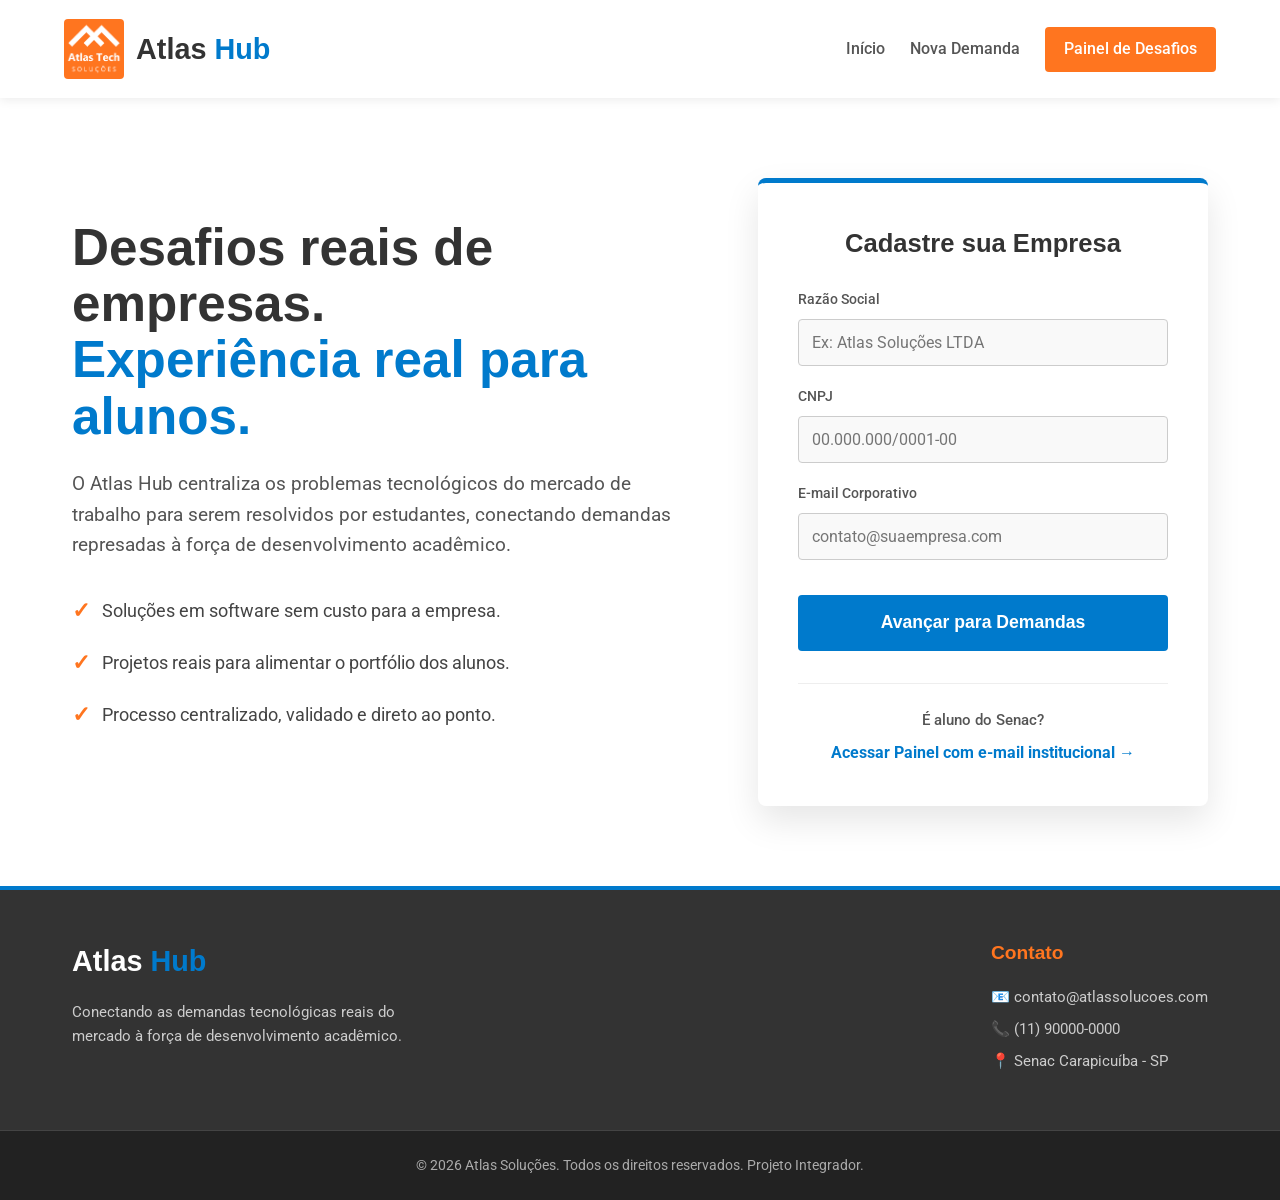
<file: index.html>
<!DOCTYPE html>
<html lang="pt-BR">

<head>
    <meta charset="UTF-8">
    <meta name="viewport" content="width=device-width, initial-scale=1.0">
    <title>Atlas Hub - Conectando Empresas e Educação</title>
    <link rel="stylesheet" href="style.css">


    <link rel="preconnect" href="https://fonts.googleapis.com">
    <link rel="preconnect" href="https://fonts.gstatic.com" crossorigin>
    <link href="https://fonts.googleapis.com/css2?family=Roboto:wght@400;500&display=swap" rel="stylesheet">


</head>

<body>

    <header>
        <a href="index.html" class="logo-link">
            <div class="logo">
                <img src="img/icone.png" alt="Ícone Atlas Hub">
                <div>Atlas <span>Hub</span></div>
            </div>
        </a>
        <nav class="nav-links">
            <a href="index.html" class="nav-item">Início</a>
            <a href="cadastrar-demanda.html" class="nav-item">Nova Demanda</a>
            <a href="painel.html" class="btn-nav">Painel de Desafios</a>
        </nav>
    </header>

    <main class="main-container">
        <div class="hero-content">
            <h1>Desafios reais de empresas.<br><span>Experiência real para alunos.</span></h1>
            <p>O Atlas Hub centraliza os problemas tecnológicos do mercado de trabalho para serem resolvidos por
                estudantes, conectando demandas represadas à força de desenvolvimento acadêmico.</p>

            <ul class="benefits-list">
                <li>Soluções em software sem custo para a empresa.</li>
                <li>Projetos reais para alimentar o portfólio dos alunos.</li>
                <li>Processo centralizado, validado e direto ao ponto.</li>
            </ul>
        </div>

        <div class="form-wrapper">
            <div class="form-container">
                <h2>Cadastre sua Empresa</h2>
                <form action="cadastrar-demanda.html" method="GET">
                    <div class="form-group">
                        <label for="razaoSocial">Razão Social</label>
                        <input type="text" id="razaoSocial" name="razaoSocial" placeholder="Ex: Atlas Soluções LTDA"
                            required>
                    </div>

                    <div class="form-group">
                        <label for="cnpj">CNPJ</label>
                        <input type="text" id="cnpj" name="cnpj" placeholder="00.000.000/0001-00" required>
                    </div>

                    <div class="form-group">
                        <label for="email">E-mail Corporativo</label>
                        <input type="email" id="email" name="email" placeholder="contato@suaempresa.com" required>
                    </div>

                    <button type="submit" class="btn-enviar">Avançar para Demandas</button>
                </form>

                <div class="student-access">
                    <p>É aluno do Senac?</p>
                    <a href="painel.html" class="btn-aluno">Acessar Painel com e-mail institucional →</a>
                </div>
            </div>


        </div>


    </main>
    <!-- RODAPÉ -->
    <footer>
        <div class="footer-content">
            <div class="footer-brand">
                <a href="index.html" class="logo-link">
                    <div class="logo-footer">Atlas <span>Hub</span></div>
                </a>
                <p>Conectando as demandas tecnológicas reais do mercado à força de desenvolvimento acadêmico.</p>
            </div>
            <div class="footer-contact">
                <h3>Contato</h3>
                <p>📧 contato@atlassolucoes.com</p>
                <p>📞 (11) 90000-0000</p>
                <p>📍 Senac Carapicuíba - SP</p>
            </div>
        </div>
        <div class="footer-bottom">
            <p>&copy; 2026 Atlas Soluções. Todos os direitos reservados. Projeto Integrador.</p>
        </div>
    </footer>
    <script src="script.js"></script>
</body>

</html>
</file>
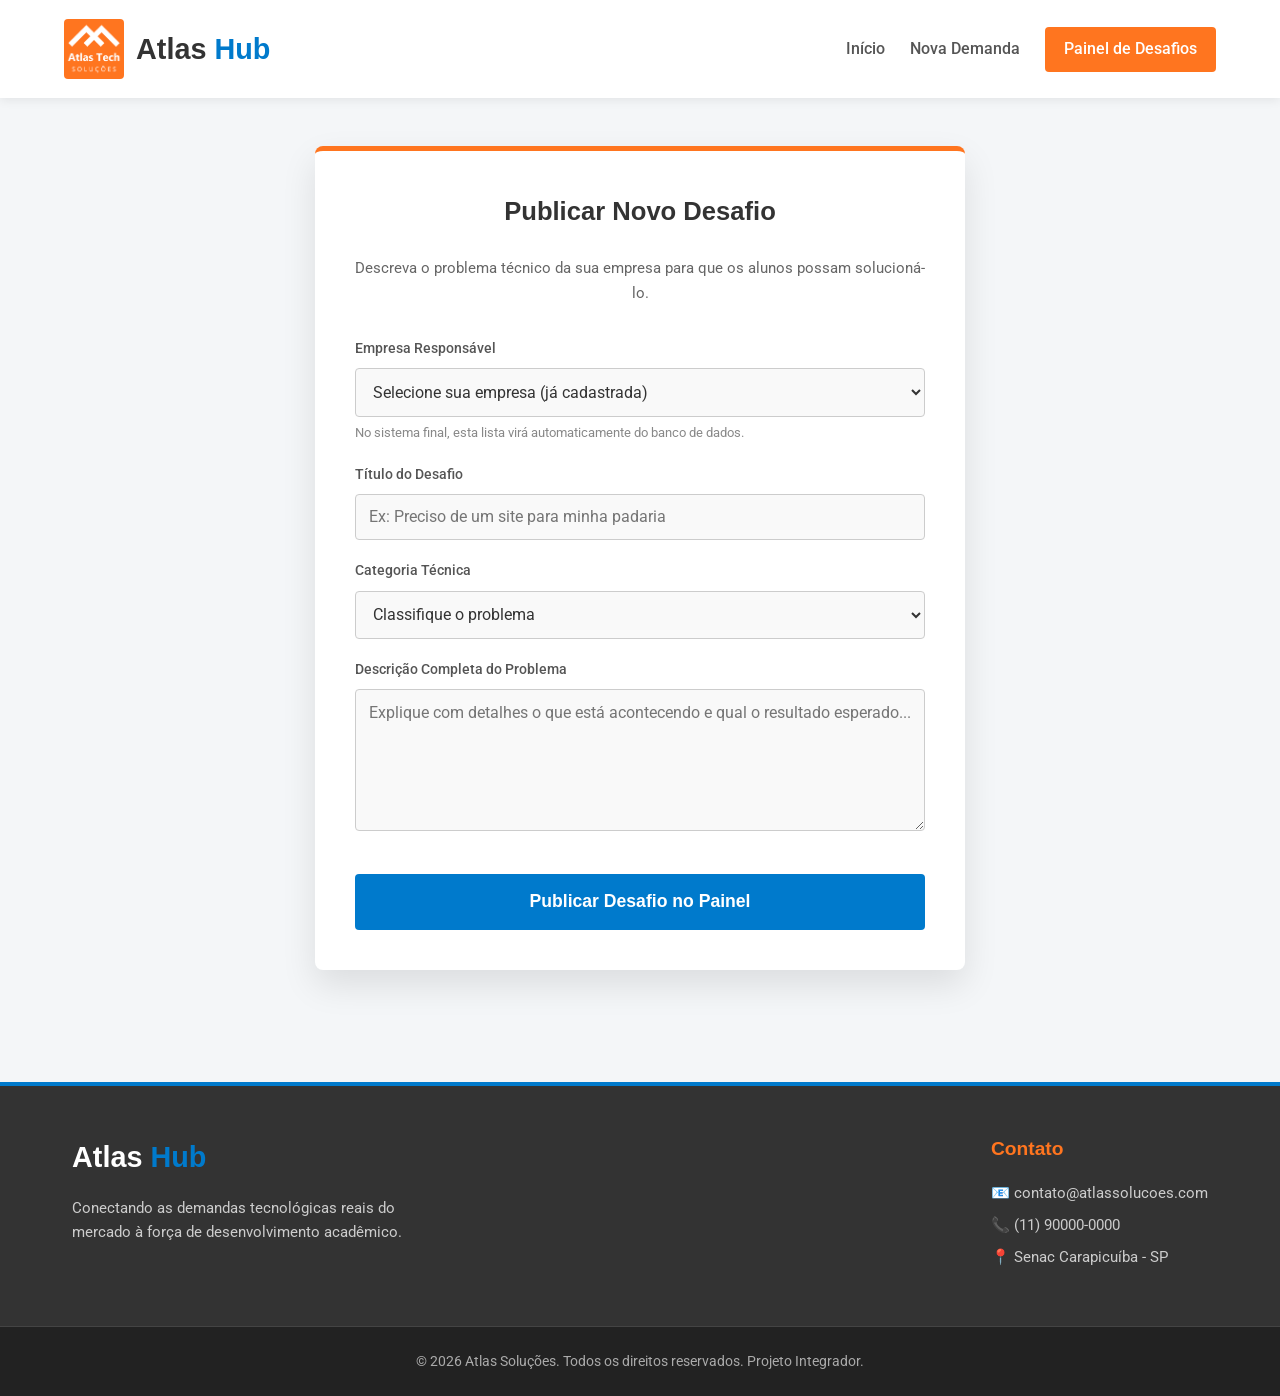
<file: cadastrar-demanda.html>
<!DOCTYPE html>
<html lang="pt-BR">

<head>
    <meta charset="UTF-8">
    <meta name="viewport" content="width=device-width, initial-scale=1.0">
    <title>Nova Demanda - Atlas Hub</title>

    <link rel="preconnect" href="https://fonts.googleapis.com">
    <link rel="preconnect" href="https://fonts.gstatic.com" crossorigin>
    <link href="https://fonts.googleapis.com/css2?family=Roboto:wght@400;500;700&display=swap" rel="stylesheet">
    <link rel="stylesheet" href="style.css">
</head>

<body class="bg-light">

    <header>
        <a href="index.html" class="logo-link">
            <div class="logo">
                <img src="img\icone.png" alt="Ícone Atlas Hub">
                <div>Atlas <span>Hub</span></div>
            </div>
        </a>
        <nav class="nav-links">
            <a href="index.html" class="nav-item">Início</a>
            <a href="cadastrar-demanda.html" class="nav-item">Nova Demanda</a>
            <a href="painel.html" class="btn-nav">Painel de Desafios</a>
        </nav>
    </header>

    <main class="form-page-container">
        <div class="form-container form-demanda">
            <h2>Publicar Novo Desafio</h2>
            <p class="form-subtitle">Descreva o problema técnico da sua empresa para que os alunos possam solucioná-lo.
            </p>

            <form action="#" method="POST">

                <div class="form-group">
                    <label for="empresaId">Empresa Responsável</label>
                    <select id="empresaId" name="empresaId" required>
                        <option value="" disabled selected>Selecione sua empresa (já cadastrada)</option>
                        <option value="1">Atlas Soluções LTDA</option>
                        <option value="2">TechCorp Brasil</option>
                        <option value="3">Logística Express</option>
                    </select>
                    <small>No sistema final, esta lista virá automaticamente do banco de dados.</small>
                </div>

                <div class="form-group">
                    <label for="titulo">Título do Desafio</label>
                    <input type="text" id="titulo" name="titulo" placeholder="Ex: Preciso de um site para minha padaria"
                        required>
                </div>

                <div class="form-group">
                    <label for="categoria">Categoria Técnica</label>
                    <select id="categoria" name="categoria" required>
                        <option value="" disabled selected>Classifique o problema</option>
                        <option value="web">Desenvolvimento Web / Sites</option>
                        <option value="desktop">Sistemas Desktop / Automação</option>
                        <option value="dados">Banco de Dados / Planilhas</option>
                        <option value="infra">Infraestrutura e Redes</option>
                        <option value="suporte">Suporte Técnico e Manutenção</option>
                    </select>
                </div>

                <div class="form-group">
                    <label for="descricao">Descrição Completa do Problema</label>
                    <textarea id="descricao" name="descricao" rows="6"
                        placeholder="Explique com detalhes o que está acontecendo e qual o resultado esperado..."
                        required></textarea>
                </div>

                <button type="submit" class="btn-enviar">Publicar Desafio no Painel</button>
            </form>
        </div>
    </main>

    <footer>
        <div class="footer-content">
            <div class="footer-brand">
                <a href="index.html" class="logo-link">
                    <div class="logo-footer">Atlas <span>Hub</span></div>
                </a>
                <p>Conectando as demandas tecnológicas reais do mercado à força de desenvolvimento acadêmico.</p>
            </div>
            <div class="footer-contact">
                <h3>Contato</h3>
                <p>📧 contato@atlassolucoes.com</p>
                <p>📞 (11) 90000-0000</p>
                <p>📍 Senac Carapicuíba - SP</p>
            </div>
        </div>
        <div class="footer-bottom">
            <p>&copy; 2026 Atlas Soluções. Todos os direitos reservados. Projeto Integrador.</p>
        </div>
    </footer>
    <script src="script-demanda.js"></script>

</body>

</html>
</file>
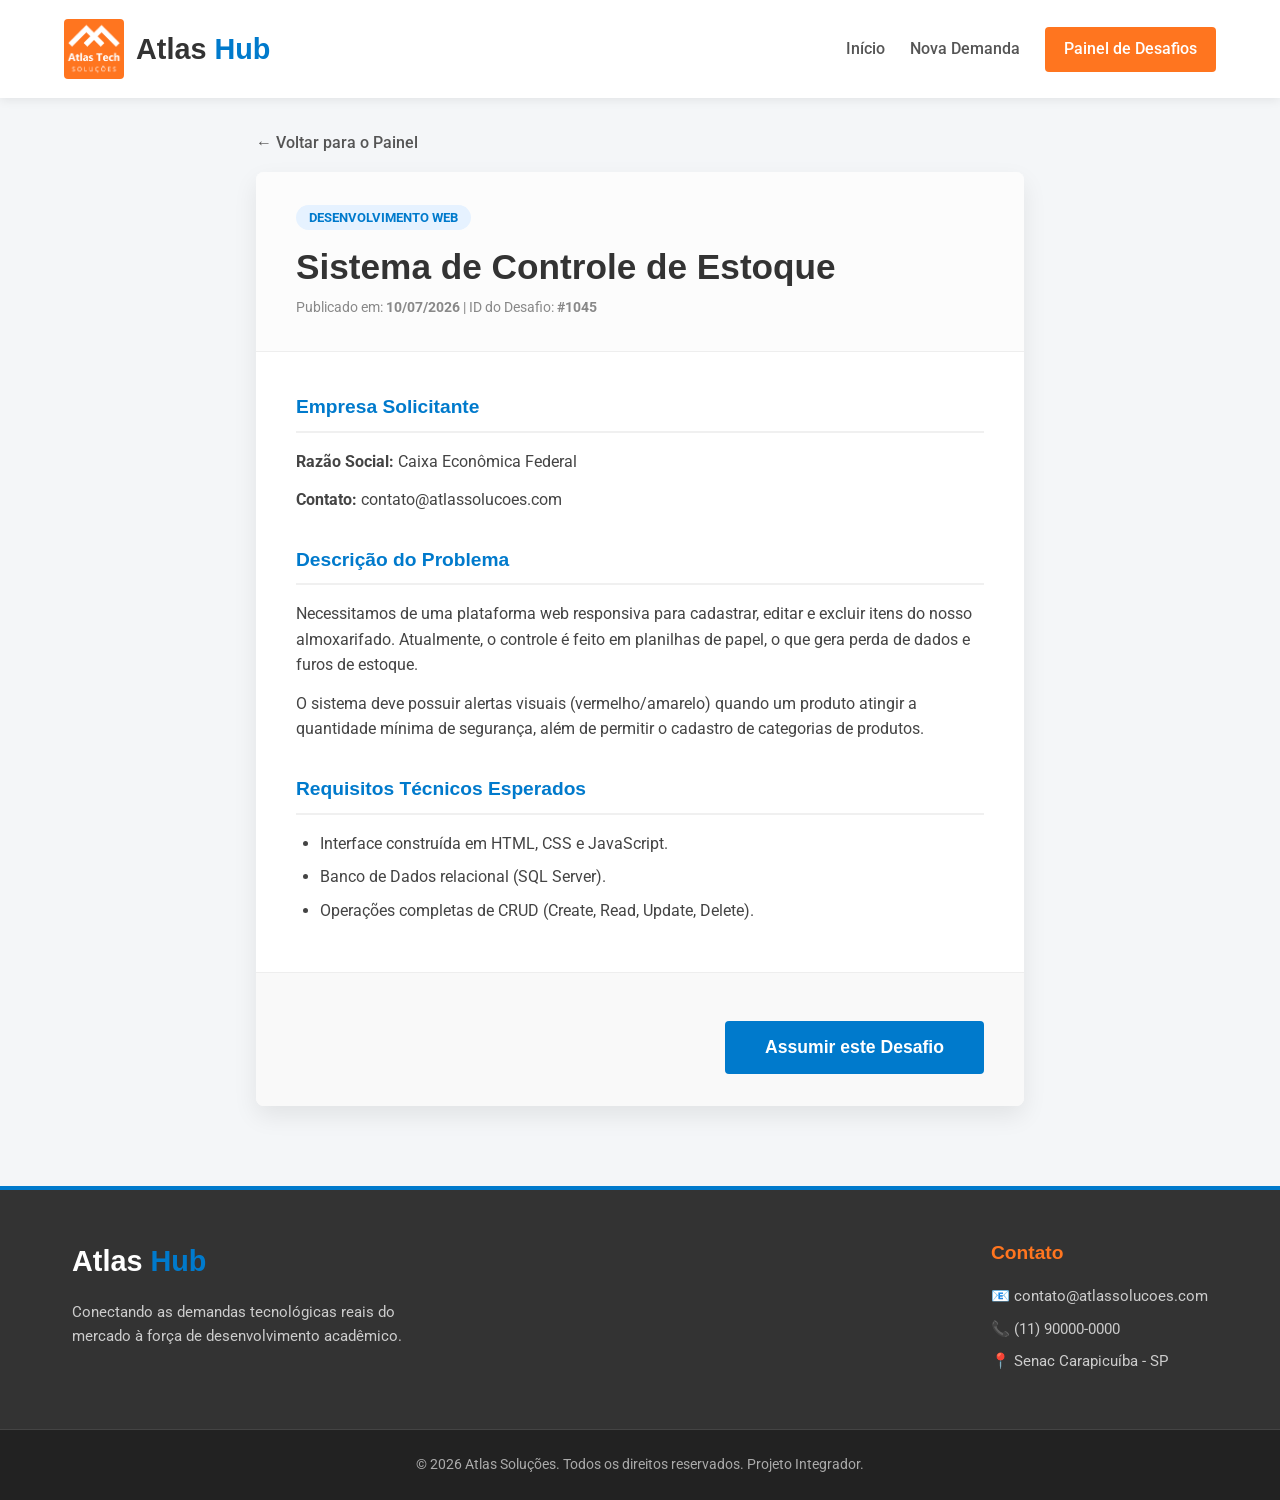
<file: detalhes.html>
<!DOCTYPE html>
<html lang="pt-BR">

<head>
    <meta charset="UTF-8">
    <meta name="viewport" content="width=device-width, initial-scale=1.0">
    <title>Detalhes do Desafio - Atlas Hub</title>

    <link rel="preconnect" href="https://fonts.googleapis.com">
    <link rel="preconnect" href="https://fonts.gstatic.com" crossorigin>
    <link href="https://fonts.googleapis.com/css2?family=Roboto:wght@400;500;700&display=swap" rel="stylesheet">
    <link rel="stylesheet" href="style.css">
</head>

<body class="bg-light">

    <header>
        <a href="index.html" class="logo-link">
            <div class="logo">
                <img src="img/icone.png" alt="Ícone Atlas Hub">
                <div>Atlas <span>Hub</span></div>
            </div>
        </a>
        <nav class="nav-links">
            <a href="index.html" class="nav-item">Início</a>
            <a href="cadastrar-demanda.html" class="nav-item">Nova Demanda</a>
            <a href="painel.html" class="btn-nav">Painel de Desafios</a>
        </nav>
    </header>
    <main class="details-page-container">

        <a href="painel.html" class="btn-voltar">← Voltar para o Painel</a>

        <div class="details-card">

            <div class="details-header">
                <span class="badge badge-web">Desenvolvimento Web</span>
                <h2>Sistema de Controle de Estoque</h2>
                <p class="details-meta">Publicado em: <strong>10/07/2026</strong> | ID do Desafio:
                    <strong>#1045</strong></p>
            </div>

            <div class="details-body">
                <div class="details-section">
                    <h3>Empresa Solicitante</h3>
                    <p><strong>Razão Social:</strong> Caixa Econômica Federal</p>
                    <p><strong>Contato:</strong> contato@atlassolucoes.com</p>
                </div>

                <div class="details-section">
                    <h3>Descrição do Problema</h3>
                    <p>Necessitamos de uma plataforma web responsiva para cadastrar, editar e excluir itens do nosso
                        almoxarifado. Atualmente, o controle é feito em planilhas de papel, o que gera perda de dados e
                        furos de estoque.</p>
                    <p>O sistema deve possuir alertas visuais (vermelho/amarelo) quando um produto atingir a quantidade
                        mínima de segurança, além de permitir o cadastro de categorias de produtos.</p>
                </div>

                <div class="details-section">
                    <h3>Requisitos Técnicos Esperados</h3>
                    <ul class="details-list">
                        <li>Interface construída em HTML, CSS e JavaScript.</li>
                        <li>Banco de Dados relacional (SQL Server).</li>
                        <li>Operações completas de CRUD (Create, Read, Update, Delete).</li>
                    </ul>
                </div>
            </div>

            <div class="details-footer">
                <button class="btn-enviar"
                    onclick="alert('Funcionalidade de candidatura será implementada na UC13.')">Assumir este
                    Desafio</button>
            </div>

        </div>
    </main>

    <footer>
        <div class="footer-content">
            <div class="footer-brand">
                <a href="index.html" class="logo-link">
                    <div class="logo-footer">Atlas <span>Hub</span></div>
                </a>
                <p>Conectando as demandas tecnológicas reais do mercado à força de desenvolvimento acadêmico.</p>
            </div>
            <div class="footer-contact">
                <h3>Contato</h3>
                <p>📧 contato@atlassolucoes.com</p>
                <p>📞 (11) 90000-0000</p>
                <p>📍 Senac Carapicuíba - SP</p>
            </div>
        </div>
        <div class="footer-bottom">
            <p>&copy; 2026 Atlas Soluções. Todos os direitos reservados. Projeto Integrador.</p>
        </div>
    </footer>
</body>

</html>
</file>
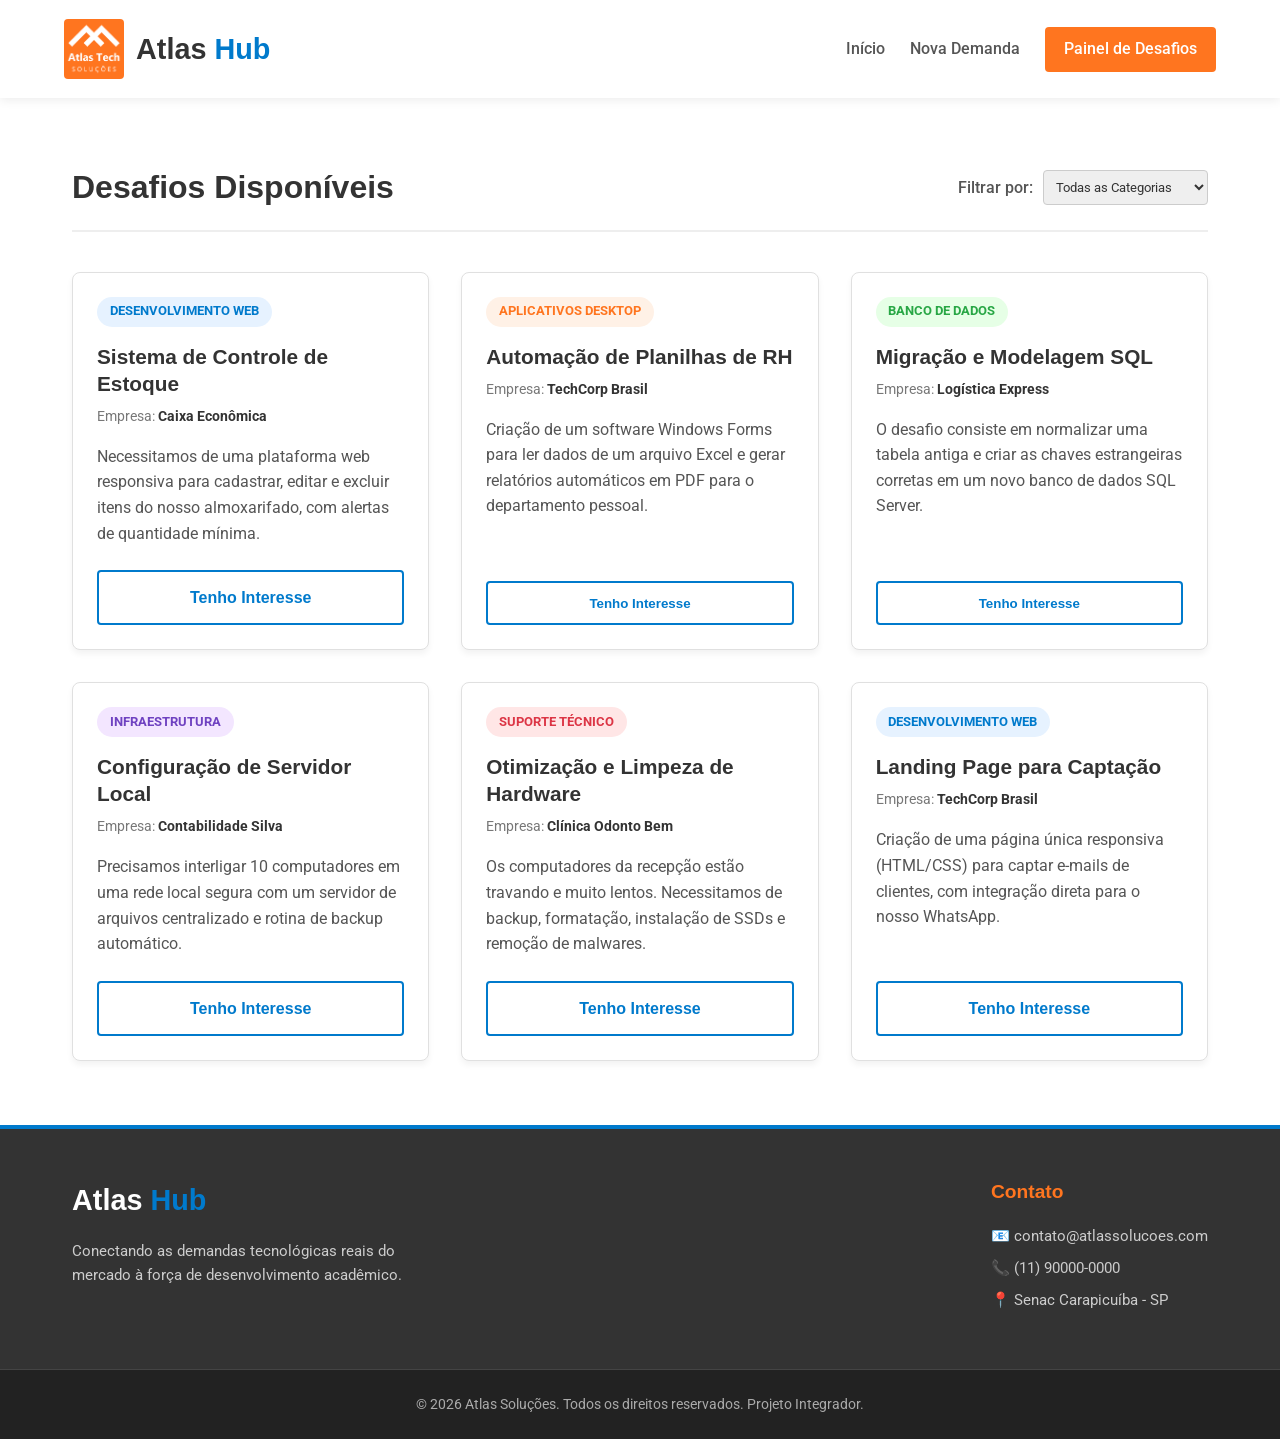
<file: painel.html>
<!DOCTYPE html>
<html lang="pt-BR">

<head>
    <meta charset="UTF-8">
    <meta name="viewport" content="width=device-width, initial-scale=1.0">
    <title>Painel de Desafios - Atlas Hub</title>
    <link rel="stylesheet" href="style.css">

    <link rel="preconnect" href="https://fonts.googleapis.com">
    <link rel="preconnect" href="https://fonts.gstatic.com" crossorigin>
    <link href="https://fonts.googleapis.com/css2?family=Roboto:wght@400;500;700&display=swap" rel="stylesheet">

    <!-- Chamada para o seu arquivo CSS externo -->
    <link rel="stylesheet" href="style.css">
</head>

<body>

    <!-- CABEÇALHO REAPROVEITADO -->
    <header>
        <a href="index.html" class="logo-link">
            <div class="logo">
                <img src="img/icone.png" alt="Ícone Atlas Hub">
                <div>Atlas <span>Hub</span></div>
            </div>
        </a>
        <nav class="nav-links">
            <a href="index.html" class="nav-item">Início</a>
            <a href="cadastrar-demanda.html" class="nav-item">Nova Demanda</a>
            <a href="painel.html" class="btn-nav">Painel de Desafios</a>
        </nav>
    </header>

    <!-- CONTEÚDO PRINCIPAL: PAINEL -->
    <main class="dashboard-container">

        <div class="dashboard-header">
            <h2>Desafios Disponíveis</h2>

            <!-- Filtro visual (Não funcional no HTML estático, mas necessário para a interface) -->
            <div class="filter-box">
                <label for="filtroCategoria">Filtrar por:</label>
                <select id="filtroCategoria">
                    <option value="todos">Todas as Categorias</option>
                    <option value="web">Desenvolvimento Web</option>
                    <option value="desktop">Aplicativos Desktop</option>
                    <option value="dados">Banco de Dados</option>
                    <option value="hardware">Hardware</option>
                    <option value="redes">Redes/Infra</option>
                </select>
            </div>
        </div>

        <!-- GRID DE CARTÕES (Demandas fictícias para a UC15) -->
        <div class="cards-grid">

            <!-- Cartão 1 -->
            <div class="card">
                <span class="badge badge-web">Desenvolvimento Web</span>
                <h3 class="card-title">Sistema de Controle de Estoque</h3>
                <p class="card-company">Empresa: <strong>Caixa Econômica</strong></p>
                <p class="card-desc">Necessitamos de uma plataforma web responsiva para cadastrar, editar e excluir
                    itens do nosso almoxarifado, com alertas de quantidade mínima.</p>

                <a href="detalhes.html" class="btn-action"
                    style="text-align: center; text-decoration: none; display: block; box-sizing: border-box;">Tenho
                    Interesse</a>
            </div>

            <!-- Cartão 2 -->
            <div class="card">
                <span class="badge badge-desktop">Aplicativos Desktop</span>
                <h3 class="card-title">Automação de Planilhas de RH</h3>
                <p class="card-company">Empresa: <strong>TechCorp Brasil</strong></p>
                <p class="card-desc">Criação de um software Windows Forms para ler dados de um arquivo Excel e gerar
                    relatórios automáticos em PDF para o departamento pessoal.</p>
                <button class="btn-action">Tenho Interesse</button>
            </div>

            <!-- Cartão 3 -->
            <div class="card">
                <span class="badge badge-dados">Banco de Dados</span>
                <h3 class="card-title">Migração e Modelagem SQL</h3>
                <p class="card-company">Empresa: <strong>Logística Express</strong></p>
                <p class="card-desc">O desafio consiste em normalizar uma tabela antiga e criar as chaves estrangeiras
                    corretas em um novo banco de dados SQL Server.</p>
                <button class="btn-action">Tenho Interesse</button>
            </div>
            <!-- Cartão 4 -->
            <div class="card">
                <span class="badge badge-infra">Infraestrutura</span>
                <h3 class="card-title">Configuração de Servidor Local</h3>
                <p class="card-company">Empresa: <strong>Contabilidade Silva</strong></p>
                <p class="card-desc">Precisamos interligar 10 computadores em uma rede local segura com um servidor de
                    arquivos centralizado e rotina de backup automático.</p>
                <a href="detalhes.html" class="btn-action"
                    style="text-align: center; text-decoration: none; display: block; box-sizing: border-box;">Tenho
                    Interesse</a>
            </div>
            <!-- Cartão 5 -->
            <div class="card">
                <span class="badge badge-suporte">Suporte Técnico</span>
                <h3 class="card-title">Otimização e Limpeza de Hardware</h3>
                <p class="card-company">Empresa: <strong>Clínica Odonto Bem</strong></p>
                <p class="card-desc">Os computadores da recepção estão travando e muito lentos. Necessitamos de backup,
                    formatação, instalação de SSDs e remoção de malwares.</p>
                <a href="detalhes.html" class="btn-action"
                    style="text-align: center; text-decoration: none; display: block; box-sizing: border-box;">Tenho
                    Interesse</a>
            </div>
            <!-- Cartão 6 -->
            <div class="card">
                <span class="badge badge-web">Desenvolvimento Web</span>
                <h3 class="card-title">Landing Page para Captação</h3>
                <p class="card-company">Empresa: <strong>TechCorp Brasil</strong></p>
                <p class="card-desc">Criação de uma página única responsiva (HTML/CSS) para captar e-mails de clientes,
                    com integração direta para o nosso WhatsApp.</p>
                <a href="detalhes.html" class="btn-action"
                    style="text-align: center; text-decoration: none; display: block; box-sizing: border-box;">Tenho
                    Interesse</a>
            </div>

        </div>
    </main>

    <!-- RODAPÉ REAPROVEITADO -->
    <footer>
        <div class="footer-content">
            <div class="footer-brand">
                <a href="index.html" class="logo-link">
                    <div class="logo-footer">Atlas <span>Hub</span></div>
                </a>
                <p>Conectando as demandas tecnológicas reais do mercado à força de desenvolvimento acadêmico.</p>
            </div>
            <div class="footer-contact">
                <h3>Contato</h3>
                <p>📧 contato@atlassolucoes.com</p>
                <p>📞 (11) 90000-0000</p>
                <p>📍 Senac Carapicuíba - SP</p>
            </div>
        </div>
        <div class="footer-bottom">
            <p>&copy; 2026 Atlas Soluções. Todos os direitos reservados. Projeto Integrador.</p>
        </div>
    </footer>

</body>

</html>
</file>
<file: style.css>
/* CONFIGURAÇÕES GERAIS */
* {
    margin: 0;
    padding: 0;
    box-sizing: border-box;
}

body {
    background-color: #ffffff;
    /* Fundo branco aplicado */
    color: #333333;
    /* Texto cinza escuro para manter leitura legível */
    font-family: 'Roboto', sans-serif;
    line-height: 1.6;
}

h1,
h2,
h3,
.logo {
    font-family: 'Segoe UI', Tahoma, Geneva, Verdana, sans-serif;
    font-weight: 700;
}

/* CABEÇALHO CLARO COM SOMBRA */
header {
    background-color: #ffffff;
    padding: 1.2rem 5%;
    display: flex;
    justify-content: space-between;
    align-items: center;
    box-shadow: 0 2px 10px rgba(0, 0, 0, 0.08);
    /* Sombra suave para separar o cabeçalho do fundo branco */
    position: sticky;
    top: 0;
    z-index: 100;
}

.logo {
    font-size: 1.8rem;
    color: #333333;
    display: flex;
    /* Força a imagem e o texto a ficarem na mesma linha */
    align-items: center;
    /* Alinha tudo perfeitamente no centro vertical */
    gap: 12px;
    /* Cria um espaço de 12px entre o ícone e o texto */
}

.logo span {
    color: #007ACC;
}



/* Trava o tamanho da imagem para ela não destruir o seu cabeçalho */
.logo img {
    height: 60px;
    /* Ajuste esse valor dependendo da proporção da sua logo */
    width: auto;
    border-radius: 4px;
}

.logo-link {
    text-decoration: none;
    color: inherit;
    /* Faz o link herdar a cor do elemento pai */
}

.btn-nav {
    background-color: #ff751f;
    /* Laranja no botão superior para chamar a ação */
    color: #ffffff;
    padding: 0.6rem 1.2rem;
    border-radius: 4px;
    text-decoration: none;
    font-weight: 500;
    transition: background-color 0.3s;
}

.btn-nav:hover {
    background-color: #e66515;
}


.nav-links {
    display: flex;
    align-items: center;
    gap: 25px;
    /* Espaço de respiro entre os links */
}


.nav-item {
    color: #555555;
    text-decoration: none;
    font-size: 1rem;
    font-weight: 500;
    transition: color 0.3s ease;
}

.nav-item:hover {
    color: #007ACC;
}

.btn-logo {
    text-decoration: none;
}

/* LAYOUT DE DUAS COLUNAS (Maior Complexidade Visual) */
.main-container {
    display: flex;
    max-width: 1200px;
    margin: 5rem auto;
    padding: 0 2rem;
    gap: 4rem;
    align-items: center;
}

/* LADO ESQUERDO: TEXTOS E TÍTULOS */
.hero-content {
    flex: 1;
}

.hero-content h1 {
    font-size: 3.2rem;
    line-height: 1.1;
    margin-bottom: 1.5rem;
    color: #333333;
}

.hero-content h1 span {
    color: #007ACC;
    /* Segunda parte do título em azul */
}

.hero-content p {
    font-size: 1.2rem;
    color: #555555;
    margin-bottom: 2rem;
}

/* Lista de benefícios para estruturar a informação visualmente */
.benefits-list {
    list-style: none;
    margin-bottom: 2rem;
}

.benefits-list li {
    margin-bottom: 1rem;
    display: flex;
    align-items: center;
    font-size: 1.1rem;
    color: #444444;
}

.benefits-list li::before {
    content: "✓";
    color: #ff751f;
    /* Checkmark laranja */
    font-weight: bold;
    margin-right: 12px;
    font-size: 1.4rem;
}

/* LADO DIREITO: FORMULÁRIO DE CADASTRO */
.form-wrapper {
    flex: 1;
    max-width: 450px;
}

.form-container {
    background-color: #ffffff;
    padding: 2.5rem;
    border-radius: 8px;
    box-shadow: 0 15px 35px rgba(0, 0, 0, 0.1);
    /* Elevação em 3D do formulário */
    border-top: 5px solid #007ACC;
    /* Barra azul no topo para ancorar o design */
}

.form-container h2 {
    font-size: 1.6rem;
    margin-bottom: 1.5rem;
    color: #333333;
    text-align: center;
}

.form-group {
    margin-bottom: 1.2rem;
}

.form-group label {
    display: block;
    margin-bottom: 0.5rem;
    font-size: 0.9rem;
    font-weight: 500;
    color: #555555;
}

.form-group input {
    width: 100%;
    padding: 0.8rem;
    border: 1px solid #cccccc;
    background-color: #f9f9f9;
    border-radius: 4px;
    font-family: 'Roboto', sans-serif;
    font-size: 1rem;
    color: #333333;
    transition: all 0.3s;
}

.form-group input:focus {
    outline: none;
    border-color: #007ACC;
    box-shadow: 0 0 0 3px rgba(0, 122, 204, 0.1);
    background-color: #ffffff;
}




.btn-enviar {
    width: 100%;
    padding: 1.1rem;
    background-color: #007ACC;
    color: #ffffff;
    border: none;
    border-radius: 4px;
    font-family: 'Segoe UI', sans-serif;
    font-size: 1.1rem;
    font-weight: bold;
    cursor: pointer;
    transition: background-color 0.3s;
    margin-top: 1rem;
}

.btn-enviar:hover {
    background-color: #005f9e;
}


footer {
    background-color: #333333;
    color: #ffffff;
    margin-top: 4rem;
    border-top: 4px solid #007ACC;
}

.footer-content {
    display: flex;
    justify-content: space-between;
    max-width: 1200px;
    margin: 0 auto;
    padding: 3rem 2rem;
    flex-wrap: wrap;
    /* Permite que quebre a linha no celular */
    gap: 2rem;
}

.footer-brand {
    max-width: 350px;
}

.logo-footer {
    font-family: 'Segoe UI', Tahoma, Geneva, Verdana, sans-serif;
    font-size: 1.8rem;
    font-weight: 700;
    margin-bottom: 1rem;
    color: #ffffff;
}

.logo-footer span {
    color: #007ACC;
}

.footer-brand p {
    color: #cccccc;
    font-size: 0.95rem;
}

.footer-contact h3 {
    font-family: 'Segoe UI', Tahoma, Geneva, Verdana, sans-serif;
    color: #ff751f;
    /* Título do contato em laranja */
    margin-bottom: 1rem;
    font-size: 1.2rem;
}

.footer-contact p {
    color: #cccccc;
    font-size: 0.95rem;
    margin-bottom: 0.5rem;
    display: flex;
    align-items: center;
    gap: 8px;
}

.footer-bottom {
    background-color: #222222;
    /* Fundo mais escuro para a barra final */
    text-align: center;
    padding: 1.5rem 1rem;
    border-top: 1px solid #444444;
}

.footer-bottom p {
    font-size: 0.85rem;
    color: #aaaaaa;
}



/* ========================================================
   ESTILOS EXCLUSIVOS DO PAINEL DE DESAFIOS (painel.html)
======================================================== */

.dashboard-container {
    max-width: 1200px;
    margin: 4rem auto;
    padding: 0 2rem;
    min-height: 50vh;
    /* Garante que o rodapé não suba se houver poucos dados */
}

.dashboard-header {
    display: flex;
    justify-content: space-between;
    align-items: center;
    margin-bottom: 2.5rem;
    border-bottom: 2px solid #eeeeee;
    padding-bottom: 1rem;
}

.dashboard-header h2 {
    font-size: 2rem;
    color: #333333;
}

/* Filtro */
.filter-box {
    display: flex;
    align-items: center;
    gap: 10px;
}

.filter-box label {
    font-weight: 500;
    color: #555555;
}

.filter-box select {
    padding: 0.5rem;
    border: 1px solid #cccccc;
    border-radius: 4px;
    font-family: 'Roboto', sans-serif;
    color: #333333;
    outline: none;
}

.filter-box select:focus {
    border-color: #007ACC;
}

/* Sistema de Grid para os Cartões */
.cards-grid {
    display: grid;
    /* Isso faz a mágica da responsividade automática sem precisar de media queries complexas */
    grid-template-columns: repeat(auto-fill, minmax(320px, 1fr));
    gap: 2rem;
}

/* Design do Cartão */
.card {
    background-color: #ffffff;
    border: 1px solid #e0e0e0;
    border-radius: 8px;
    padding: 1.5rem;
    box-shadow: 0 4px 6px rgba(0, 0, 0, 0.05);
    transition: transform 0.3s ease, box-shadow 0.3s ease, border-color 0.3s ease;
    display: flex;
    flex-direction: column;
}

/* Efeito ao passar o mouse: o cartão "sobe" e ganha borda azul */
.card:hover {
    transform: translateY(-5px);
    box-shadow: 0 10px 20px rgba(0, 0, 0, 0.1);
    border-color: #007ACC;
}

/* Etiquetas (Badges) de Categoria */
.badge {
    align-self: flex-start;
    padding: 0.3rem 0.8rem;
    border-radius: 20px;
    font-size: 0.8rem;
    font-weight: 700;
    text-transform: uppercase;
    margin-bottom: 1rem;
}

.badge-web {
    background-color: #e6f2ff;
    color: #007ACC;
}

.badge-desktop {
    background-color: #fff1e6;
    color: #ff751f;
}

.badge-dados {
    background-color: #e6ffe6;
    color: #28a745;
}

.badge-infra {
    background-color: #f3e6ff;
    color: #6f42c1;
}

/* Roxo para Infraestrutura */
.badge-suporte {
    background-color: #ffe6e6;
    color: #dc3545;
}

/* Vermelho para Suporte */

/* Textos do Cartão */
.card-title {
    font-size: 1.3rem;
    color: #333333;
    margin-bottom: 0.5rem;
    line-height: 1.3;
}

.card-company {
    font-size: 0.9rem;
    color: #777777;
    margin-bottom: 1rem;
}

.card-company strong {
    color: #333333;
}

.card-desc {
    font-size: 1rem;
    color: #555555;
    margin-bottom: 1.5rem;
    flex-grow: 1;
    /* Empurra o botão sempre para o final do cartão */
}

/* Botão de Ação dentro do Cartão */
.btn-action {
    width: 100%;
    padding: 0.8rem;
    background-color: transparent;
    color: #007ACC;
    border: 2px solid #007ACC;
    border-radius: 4px;
    font-family: 'Segoe UI', sans-serif;
    font-weight: bold;
    cursor: pointer;
    transition: all 0.3s ease;
}

.btn-action:hover {
    background-color: #007ACC;
    color: #ffffff;
}

/* Ajuste Responsivo para o Cabeçalho do Painel */
@media (max-width: 768px) {
    .dashboard-header {
        flex-direction: column;
        align-items: flex-start;
        gap: 1rem;
    }
}



/* ========================================================
   ESTILOS EXCLUSIVOS: FORMULÁRIO DE DEMANDA E DETALHES
   ======================================================== */

.bg-light {
    background-color: #f4f6f8;
    /* Um fundo levemente cinza para destacar a caixa branca do formulário */
}

.form-page-container {
    display: flex;
    justify-content: center;
    align-items: center;
    padding: 3rem 1rem;
    min-height: calc(100vh - 200px);
}

.form-demanda {
    width: 100%;
    max-width: 650px;
    border-top: 5px solid #ff751f;
    /* Destaque laranja para diferenciar do cadastro de empresa */
}

.form-subtitle {
    text-align: center;
    color: #666666;
    margin-bottom: 2rem;
    font-size: 0.95rem;
}

/* Formatando as caixas de seleção (Select) e Área de Texto (Textarea) */
.form-group select,
.form-group textarea {
    width: 100%;
    padding: 0.8rem;
    border: 1px solid #cccccc;
    background-color: #f9f9f9;
    border-radius: 4px;
    font-family: 'Roboto', sans-serif;
    font-size: 1rem;
    color: #333333;
    transition: all 0.3s;
    resize: vertical;
    /* Permite que o usuário aumente a caixa de texto apenas para baixo */
}

.form-group select:focus,
.form-group textarea:focus {
    outline: none;
    border-color: #007ACC;
    box-shadow: 0 0 0 3px rgba(0, 122, 204, 0.1);
    background-color: #ffffff;
}

.form-group small {
    display: block;
    margin-top: 0.4rem;
    color: #888888;
    font-size: 0.8rem;
}


/* ========================================================
   ESTILOS EXCLUSIVOS: PÁGINA DE DETALHES DO DESAFIO
   ======================================================== */

.details-page-container {
    max-width: 800px;
    margin: 2rem auto 5rem auto;
    padding: 0 1rem;
}

.btn-voltar {
    display: inline-block;
    margin-bottom: 1rem;
    color: #555555;
    text-decoration: none;
    font-weight: 500;
    transition: color 0.3s;
}

.btn-voltar:hover {
    color: #007ACC;
}

.details-card {
    background-color: #ffffff;
    border-radius: 8px;
    box-shadow: 0 10px 25px rgba(0, 0, 0, 0.08);
    overflow: hidden;
    /* Garante que elementos internos não vazem a borda arredondada */
}

.details-header {
    background-color: #fcfcfc;
    border-bottom: 1px solid #eeeeee;
    padding: 2rem 2.5rem;
}

.details-header h2 {
    font-size: 2.2rem;
    color: #333333;
    margin-top: 1rem;
    margin-bottom: 0.5rem;
    line-height: 1.2;
}

.details-meta {
    font-size: 0.9rem;
    color: #888888;
}

.details-body {
    padding: 2.5rem;
}

.details-section {
    margin-bottom: 2rem;
}

.details-section:last-child {
    margin-bottom: 0;
}

.details-section h3 {
    font-size: 1.2rem;
    color: #007ACC;
    border-bottom: 2px solid #f0f0f0;
    padding-bottom: 0.5rem;
    margin-bottom: 1rem;
}

.details-section p {
    margin-bottom: 0.8rem;
    color: #444444;
}

.details-list {
    list-style-type: disc;
    margin-left: 1.5rem;
    color: #444444;
}

.details-list li {
    margin-bottom: 0.5rem;
}

.details-footer {
    background-color: #f9f9f9;
    border-top: 1px solid #eeeeee;
    padding: 2rem 2.5rem;
    text-align: right;
}

/* O botão de assumir desafio reutiliza a classe .btn-enviar, 
   mas vamos limitar o tamanho dele para não ficar gigante na tela */
.details-footer .btn-enviar {
    width: auto;
    padding: 1rem 2.5rem;
    display: inline-block;
}


/* ========================================================
   ATALHO DE ACESSO DO ALUNO (index.html)
   ======================================================== */

.student-access {
    margin-top: 2rem;
    padding-top: 1.5rem;
    border-top: 1px solid #eeeeee;
    /* Linha sutil para separar do formulário */
    text-align: center;
}

.student-access p {
    color: #555555;
    font-size: 0.95rem;
    margin-bottom: 0.5rem;
    font-weight: 500;
}

.btn-aluno {
    display: inline-block;
    color: #007ACC;
    text-decoration: none;
    font-weight: bold;
    font-size: 1rem;
    transition: color 0.3s;
}

.btn-aluno:hover {
    color: #ff751f;
    /* Muda para laranja ao passar o mouse */
}
</file>
